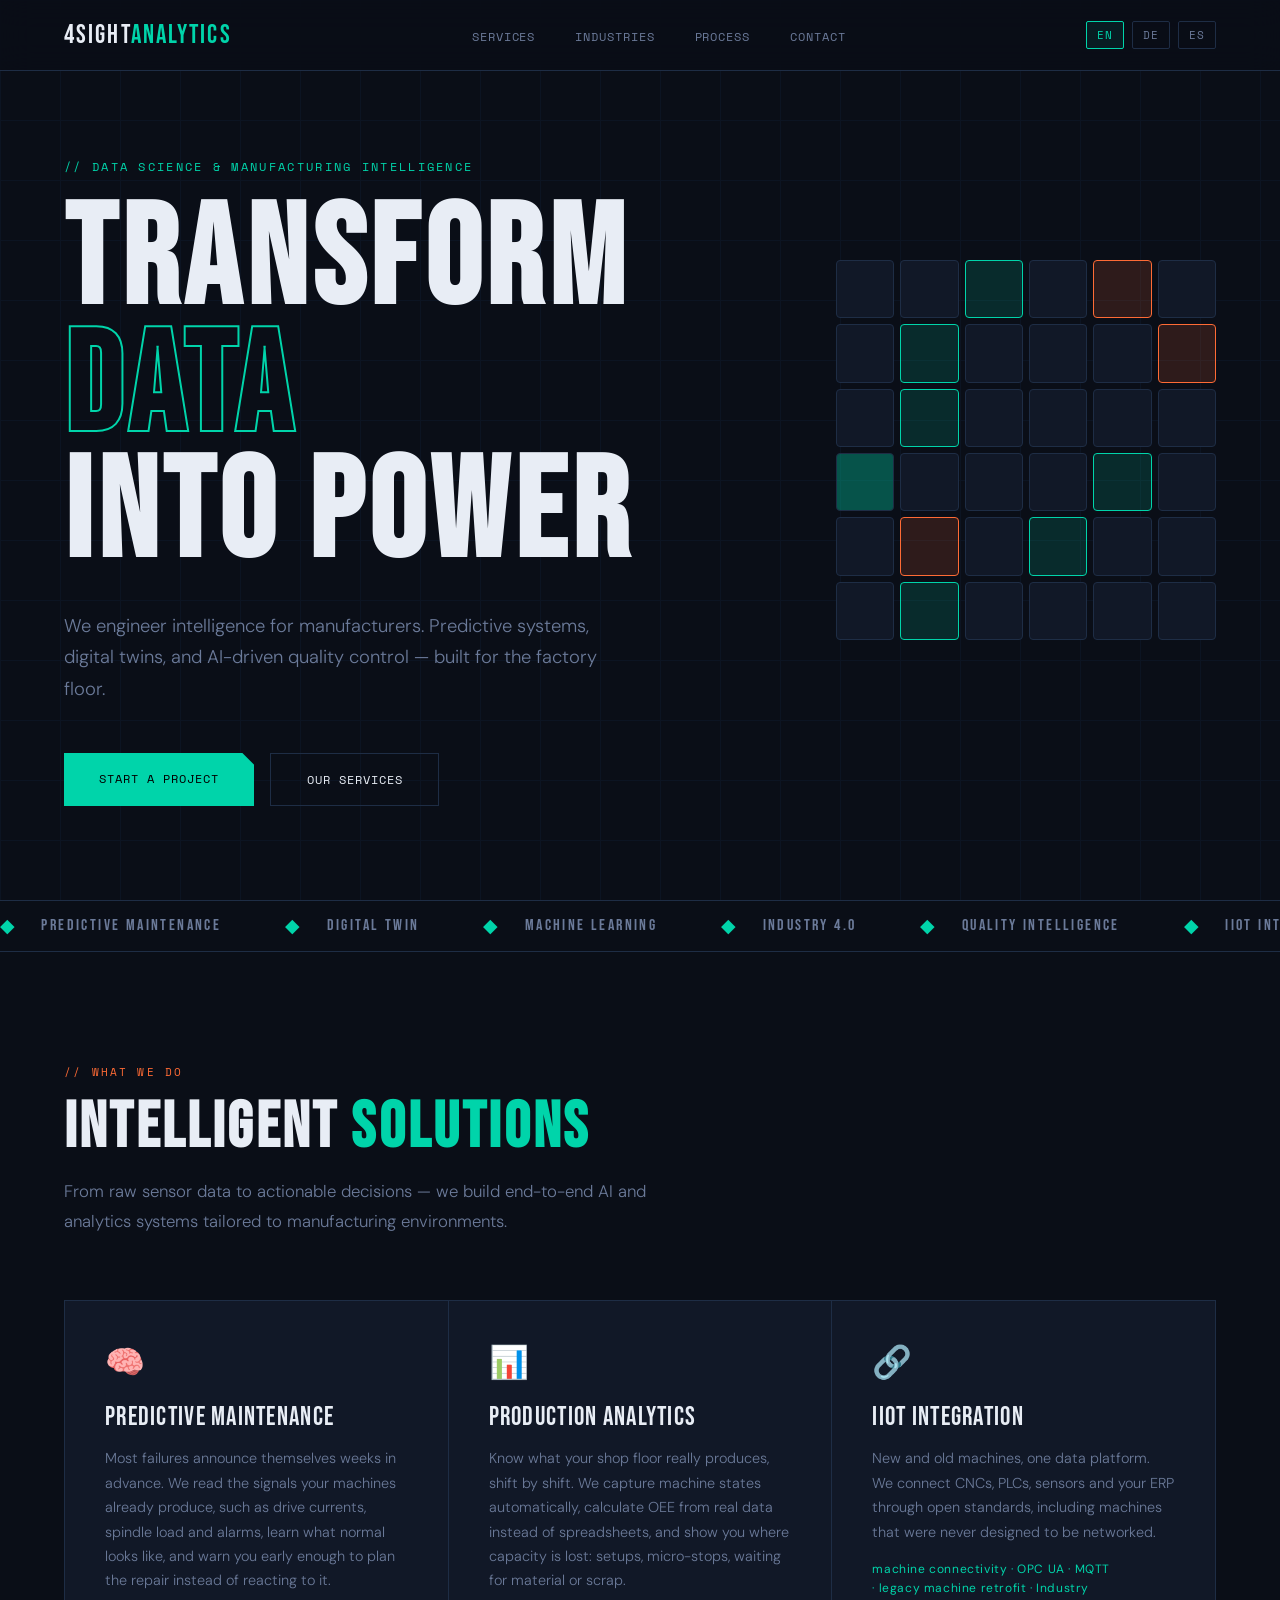
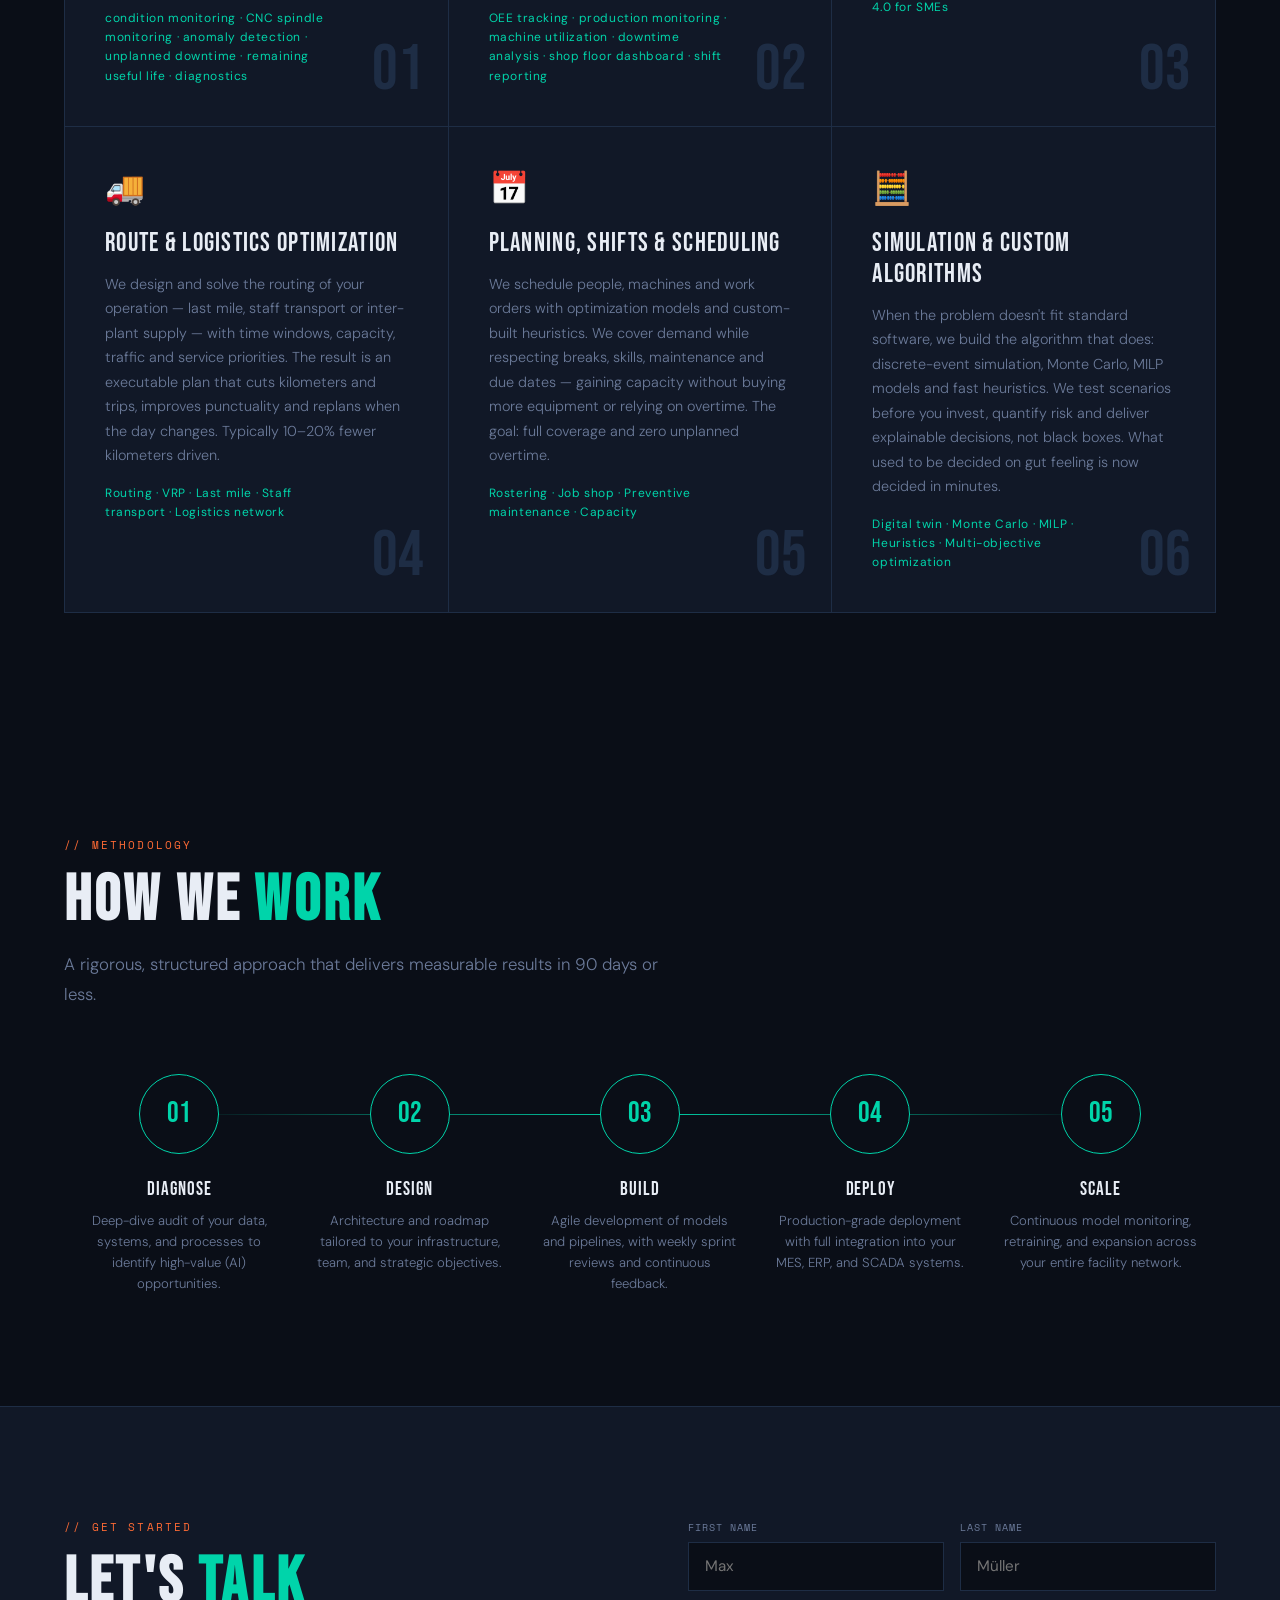
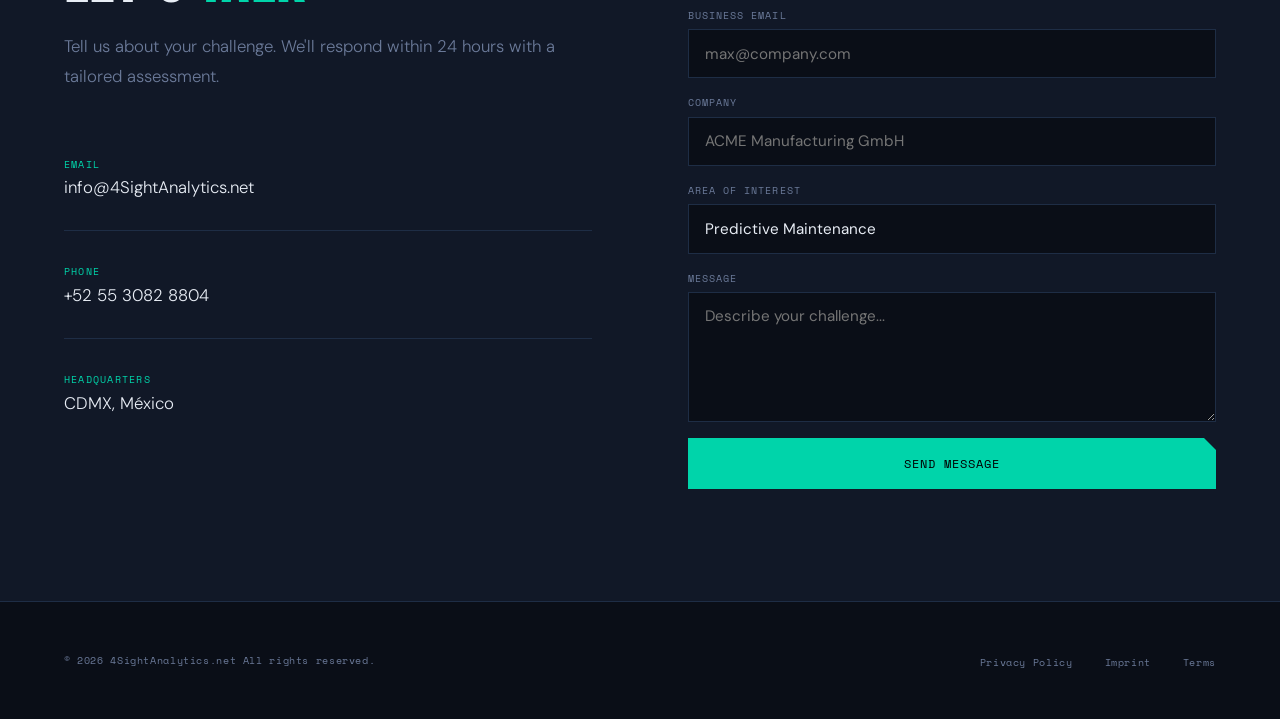
<file: index.html>
<!DOCTYPE html>
<html lang="en">
<head>
<meta charset="UTF-8">
<meta name="viewport" content="width=device-width, initial-scale=1.0">
<title>4SightAnalytics | Data Science & Manufacturing Intelligence</title>
<link rel="preconnect" href="https://fonts.googleapis.com">
<link href="https://fonts.googleapis.com/css2?family=Bebas+Neue&family=DM+Sans:ital,wght@0,300;0,400;0,500;1,300&family=Space+Mono:wght@400;700&display=swap" rel="stylesheet">
<link rel="stylesheet" href="css/styles.css" />
</head>
<body>

<!-- NAV -->
<nav>
  <div class="logo">4SIGHT<span>Analytics</span></div>
  <ul>
    <li><a href="#services" data-i18n="nav.services">Services</a></li>
    <li><a href="#industries" data-i18n="nav.industries">Industries</a></li>
    <li><a href="#process" data-i18n="nav.process">Process</a></li>
    <li><a href="#contact" data-i18n="nav.contact">Contact</a></li>
  </ul>
  <div class="lang-switcher">
    <button class="lang-btn active" onclick="setLang('en')">EN</button>
    <button class="lang-btn" onclick="setLang('de')">DE</button>
    <button class="lang-btn" onclick="setLang('es')">ES</button>
  </div>
</nav>

<!-- HERO -->
<section id="hero">
  <p class="hero-tag" data-i18n="hero.tag">// Data Science & Manufacturing Intelligence</p>
  <h1 data-i18n-html="hero.h1">TRANSFORM<br><em>DATA</em><br>INTO POWER</h1>
  <p class="hero-sub" data-i18n="hero.sub">We engineer intelligence for manufacturers. Predictive systems, digital twins, and AI-driven quality control — built for the factory floor.</p>
  <div class="hero-ctas">
    <a href="#contact" class="btn-primary" data-i18n="hero.cta1">Start a Project</a>
    <a href="#services" class="btn-outline" data-i18n="hero.cta2">Our Services</a>
  </div>

  <!-- Animated hex grid -->
  <div class="hero-visual">
    <div class="hex-grid" id="hexGrid"></div>
  </div>
</section>

<!-- STATS BAR 
<div class="stats-bar">
  <div class="stat-item" style="--d:0.2s">
    <span class="stat-num">98%</span>
    <span class="stat-label" data-i18n="stats.accuracy">Prediction Accuracy</span>
  </div>
  <div class="stat-item" style="--d:0.35s">
    <span class="stat-num">12+</span>
    <span class="stat-label" data-i18n="stats.years">Years Experience</span>
  </div>
  <div class="stat-item" style="--d:0.5s">
    <span class="stat-num">240</span>
    <span class="stat-label" data-i18n="stats.projects">Projects Delivered</span>
  </div>
  <div class="stat-item" style="--d:0.65s">
    <span class="stat-num">4×</span>
    <span class="stat-label" data-i18n="stats.roi">Average ROI</span>
  </div>
</div>
-->
<!-- TICKER -->
<div class="ticker-wrap">
  <div class="ticker" id="ticker"></div>
</div>

<!-- SERVICES -->
<section id="services">
  <div class="section-tag" data-i18n="services.tag">// What We Do</div>
  <h2 data-i18n-html="services.h2">INTELLIGENT <span>SOLUTIONS</span></h2>
  <p class="section-intro reveal" data-i18n="services.intro">From raw sensor data to actionable decisions — we build end-to-end AI and analytics systems tailored to manufacturing environments.</p>

  <div class="services-grid">
    <div class="service-card reveal">
      <span class="service-icon">🧠</span>
      <div class="service-title" data-i18n="services.s1.title">Predictive Maintenance</div>
      <p class="service-desc" data-i18n="services.s1.desc">Most failures announce themselves weeks in advance. We read the signals your machines already produce, such as drive currents, spindle load and alarms, learn what normal looks like, and warn you early enough to plan the repair instead of reacting to it.</p>
      <div class="service-tags" data-i18n="services.s1.tags">condition monitoring · CNC spindle monitoring · anomaly detection · unplanned downtime · remaining useful life · diagnostics</div>
      <span class="service-num">01</span>
    </div>
    <!--
    <div class="service-card reveal">
      <span class="service-icon">⚙️</span>
      <div class="service-title" data-i18n="services.s2.title">Digital Twin</div>
      <p class="service-desc" data-i18n="services.s2.desc">Real-time virtual replicas of your production lines. Simulate, optimize, and test changes in a risk-free environment.</p>
      <span class="service-num">02</span>
    </div>
    <div class="service-card reveal">
      <span class="service-icon">🔍</span>
      <div class="service-title" data-i18n="services.s3.title">Quality Intelligence</div>
      <p class="service-desc" data-i18n="services.s3.desc">Computer vision and statistical process control systems that detect defects at microscopic scale — faster and more reliably than manual inspection.</p>
      <span class="service-num">03</span>
    </div>
    -->
    <div class="service-card reveal">
      <span class="service-icon">📊</span>
      <div class="service-title" data-i18n="services.s4.title">Production Analytics</div>
      <p class="service-desc" data-i18n="services.s4.desc">Know what your shop floor really produces, shift by shift. We capture machine states automatically, calculate OEE from real data instead of spreadsheets, and show you where capacity is lost: setups, micro-stops, waiting for material or scrap.</p>
      <div class="service-tags" data-i18n="services.s4.tags">OEE tracking · production monitoring · machine utilization · downtime analysis · shop floor dashboard · shift reporting</div>
      <span class="service-num">02</span>
    </div>
    <div class="service-card reveal">
      <span class="service-icon">🔗</span>
      <div class="service-title" data-i18n="services.s5.title">IIoT Integration</div>
      <p class="service-desc" data-i18n="services.s5.desc">New and old machines, one data platform. We connect CNCs, PLCs, sensors and your ERP through open standards, including machines that were never designed to be networked.</p>
      <div class="service-tags" data-i18n="services.s5.tags">machine connectivity · OPC UA · MQTT · legacy machine retrofit · Industry 4.0 for SMEs</div>
      <span class="service-num">03</span>
    </div>
    <!--
    <div class="service-card reveal">
      <span class="service-icon">🚀</span>
      <div class="service-title" data-i18n="services.s6.title">AI Strategy</div>
      <p class="service-desc" data-i18n="services.s6.desc">Executive-level roadmaps and maturity assessments to build a sustainable, competitive AI-driven manufacturing capability.</p>
      <span class="service-num">06</span>
    </div>
    -->
    <div class="service-card reveal">
      <span class="service-icon">🚚</span>
      <div class="service-title" data-i18n="services.s7.title">Route &amp; Logistics Optimization</div>
      <p class="service-desc" data-i18n="services.s7.desc">We design and solve the routing of your operation — last mile, staff transport or inter-plant supply — with time windows, capacity, traffic and service priorities. The result is an executable plan that cuts kilometers and trips, improves punctuality and replans when the day changes. Typically 10–20% fewer kilometers driven.</p>
      <div class="service-tags" data-i18n="services.s7.tags">Routing · VRP · Last mile · Staff transport · Logistics network</div>
      <span class="service-num">04</span>
    </div>
    <div class="service-card reveal">
      <span class="service-icon">📅</span>
      <div class="service-title" data-i18n="services.s8.title">Planning, Shifts &amp; Scheduling</div>
      <p class="service-desc" data-i18n="services.s8.desc">We schedule people, machines and work orders with optimization models and custom-built heuristics. We cover demand while respecting breaks, skills, maintenance and due dates — gaining capacity without buying more equipment or relying on overtime. The goal: full coverage and zero unplanned overtime.</p>
      <div class="service-tags" data-i18n="services.s8.tags">Rostering · Job shop · Preventive maintenance · Capacity</div>
      <span class="service-num">05</span>
    </div>
    <div class="service-card reveal">
      <span class="service-icon">🧮</span>
      <div class="service-title" data-i18n="services.s9.title">Simulation &amp; Custom Algorithms</div>
      <p class="service-desc" data-i18n="services.s9.desc">When the problem doesn't fit standard software, we build the algorithm that does: discrete-event simulation, Monte Carlo, MILP models and fast heuristics. We test scenarios before you invest, quantify risk and deliver explainable decisions, not black boxes. What used to be decided on gut feeling is now decided in minutes.</p>
      <div class="service-tags" data-i18n="services.s9.tags">Digital twin · Monte Carlo · MILP · Heuristics · Multi-objective optimization</div>
      <span class="service-num">06</span>
    </div>
  </div>
</section>

<!-- INDUSTRIES 
<section id="industries">
  <div class="industries-layout">
    <div>
      <div class="section-tag" data-i18n="industries.tag">// Sectors</div>
      <h2 data-i18n-html="industries.h2">INDUSTRY <span>FOCUS</span></h2>
      <p class="section-intro reveal" data-i18n="industries.intro">Deep domain expertise across the most data-intensive manufacturing verticals.</p>
      <ul class="industry-list">
        <li class="industry-item reveal">
          <div class="industry-dot"></div>
          <span class="industry-name" data-i18n="ind.auto">Automotive</span>
          <span class="industry-tag">OEM / TIER 1</span>
        </li>
        <li class="industry-item reveal">
          <div class="industry-dot"></div>
          <span class="industry-name" data-i18n="ind.aero">Aerospace</span>
          <span class="industry-tag">AS9100</span>
        </li>
        <li class="industry-item reveal">
          <div class="industry-dot"></div>
          <span class="industry-name" data-i18n="ind.pharma">Pharma & MedTech</span>
          <span class="industry-tag">FDA / GMP</span>
        </li>
        <li class="industry-item reveal">
          <div class="industry-dot"></div>
          <span class="industry-name" data-i18n="ind.energy">Energy & Utilities</span>
          <span class="industry-tag">IEC 61850</span>
        </li>
        <li class="industry-item reveal">
          <div class="industry-dot"></div>
          <span class="industry-name" data-i18n="ind.semicon">Semiconductor</span>
          <span class="industry-tag">SEMI E10</span>
        </li>
        <li class="industry-item reveal">
          <div class="industry-dot"></div>
          <span class="industry-name" data-i18n="ind.fmcg">FMCG</span>
          <span class="industry-tag">CPG</span>
        </li>
      </ul>
    </div>
    <div class="chart-visual reveal">
      <p class="section-tag" style="margin-bottom:1.5rem" data-i18n="chart.title">// Avg. Efficiency Gains</p>
      <div class="chart-bar-group">
        <span class="chart-label" data-i18n="chart.oee">OEE Improvement</span>
        <div class="chart-bar-track"><div class="chart-bar-fill" style="--w:82%;--d:0.2s"><span class="chart-bar-val">+82%</span></div></div>
      </div>
      <div class="chart-bar-group">
        <span class="chart-label" data-i18n="chart.downtime">Downtime Reduction</span>
        <div class="chart-bar-track"><div class="chart-bar-fill" style="--w:70%;--d:0.4s"><span class="chart-bar-val">−70%</span></div></div>
      </div>
      <div class="chart-bar-group">
        <span class="chart-label" data-i18n="chart.defects">Defect Rate Reduction</span>
        <div class="chart-bar-track"><div class="chart-bar-fill orange" style="--w:65%;--d:0.6s"><span class="chart-bar-val">−65%</span></div></div>
      </div>
      <div class="chart-bar-group">
        <span class="chart-label" data-i18n="chart.cost">Maintenance Cost Savings</span>
        <div class="chart-bar-track"><div class="chart-bar-fill" style="--w:55%;--d:0.8s"><span class="chart-bar-val">−55%</span></div></div>
      </div>
      <div class="chart-bar-group">
        <span class="chart-label" data-i18n="chart.throughput">Throughput Increase</span>
        <div class="chart-bar-track"><div class="chart-bar-fill orange" style="--w:45%;--d:1s"><span class="chart-bar-val">+45%</span></div></div>
      </div>
    </div>
  </div>
</section>
-->
<!-- PROCESS -->
<section id="process">
  <div class="section-tag" data-i18n="process.tag">// Methodology</div>
  <h2 data-i18n-html="process.h2">HOW WE <span>WORK</span></h2>
  <p class="section-intro reveal" data-i18n="process.intro">A rigorous, structured approach that delivers measurable results in 90 days or less.</p>

  <div class="process-steps">
    <div class="process-step reveal">
      <div class="step-circle">01</div>
      <div class="step-title" data-i18n="proc.s1">Diagnose</div>
      <p class="step-desc" data-i18n="proc.d1">Deep-dive audit of your data, systems, and processes to identify high-value (AI) opportunities.</p>
    </div>
    <div class="process-step reveal">
      <div class="step-circle">02</div>
      <div class="step-title" data-i18n="proc.s2">Design</div>
      <p class="step-desc" data-i18n="proc.d2">Architecture and roadmap tailored to your infrastructure, team, and strategic objectives.</p>
    </div>
    <div class="process-step reveal">
      <div class="step-circle">03</div>
      <div class="step-title" data-i18n="proc.s3">Build</div>
      <p class="step-desc" data-i18n="proc.d3">Agile development of models and pipelines, with weekly sprint reviews and continuous feedback.</p>
    </div>
    <div class="process-step reveal">
      <div class="step-circle">04</div>
      <div class="step-title" data-i18n="proc.s4">Deploy</div>
      <p class="step-desc" data-i18n="proc.d4">Production-grade deployment with full integration into your MES, ERP, and SCADA systems.</p>
    </div>
    <div class="process-step reveal">
      <div class="step-circle">05</div>
      <div class="step-title" data-i18n="proc.s5">Scale</div>
      <p class="step-desc" data-i18n="proc.d5">Continuous model monitoring, retraining, and expansion across your entire facility network.</p>
    </div>
  </div>
</section>

<!-- CONTACT -->
<section id="contact">
  <div class="contact-layout">
    <div>
      <div class="section-tag" data-i18n="contact.tag">// Get Started</div>
      <h2 data-i18n-html="contact.h2">LET'S <span>TALK</span></h2>
      <p class="section-intro" data-i18n="contact.intro">Tell us about your challenge. We'll respond within 24 hours with a tailored assessment.</p>
      <div class="contact-info">
        <div class="contact-info-item">
          <span class="info-label" data-i18n="contact.email_label">Email</span>
          <span class="info-val">info@4SightAnalytics.net</span>
        </div>
        <div class="contact-info-item">
          <span class="info-label" data-i18n="contact.phone_label">Phone</span>
          <span class="info-val">+52 55 3082 8804</span>
        </div>
        <div class="contact-info-item">
          <span class="info-label" data-i18n="contact.hq_label">Headquarters</span>
          <span class="info-val">CDMX, México</span>
        </div>
      </div>
    </div>
    <form class="contact-form" action="https://formspree.io/f/xljjnqyw" method="POST" onsubmit="handleSubmit(event)">
      <input type="hidden" name="_subject" value="New contact request – 4Sight Analytics">
      <div class="form-row">
        <div class="form-group">
          <label data-i18n="form.fname">First Name</label>
          <input type="text" name="first_name" placeholder="Max" required>
        </div>
        <div class="form-group">
          <label data-i18n="form.lname">Last Name</label>
          <input type="text" name="last_name" placeholder="Müller" required>
        </div>
      </div>
      <div class="form-group">
        <label data-i18n="form.email">Business Email</label>
        <input type="email" name="email" placeholder="max@company.com" required>
      </div>
      <div class="form-group">
        <label data-i18n="form.company">Company</label>
        <input type="text" name="company" placeholder="ACME Manufacturing GmbH">
      </div>
      <div class="form-group">
        <label data-i18n="form.interest">Area of Interest</label>
        <select name="interest">
          <option data-i18n="form.opt1">Predictive Maintenance</option>
          <option data-i18n="form.opt2">Quality Intelligence</option>
          <option data-i18n="form.opt3">Digital Twin</option>
          <option data-i18n="form.opt4">IIoT Integration</option>
          <option data-i18n="form.opt5">AI Strategy</option>
          <option data-i18n="form.opt6">Other</option>
        </select>
      </div>
      <div class="form-group">
        <label data-i18n="form.message">Message</label>
        <textarea name="message" placeholder="Describe your challenge..." data-i18n-placeholder="form.placeholder"></textarea>
      </div>
      <button type="submit" class="btn-primary" data-i18n="form.submit">Send Message</button>
    </form>
  </div>
</section>

<!-- FOOTER -->
<footer>
  <span class="footer-copy">© 2026 4SightAnalytics.net <span data-i18n="footer.rights">All rights reserved.</span></span>
  <ul class="footer-links">
    <li><a href="#" data-i18n="footer.privacy">Privacy Policy</a></li>
    <li><a href="#" data-i18n="footer.imprint">Imprint</a></li>
    <li><a href="#" data-i18n="footer.terms">Terms</a></li>
  </ul>
</footer>

<script>
// ---- I18N DATA ----
const translations = {
  en: {
    "nav.services": "Services",
    "nav.industries": "Industries",
    "nav.process": "Process",
    "nav.contact": "Contact",
    "hero.tag": "// Data Science & Manufacturing Intelligence",
    "hero.h1": "TRANSFORM<br><em>DATA</em><br>INTO POWER",
    "hero.sub": "We engineer intelligence for manufacturers. Predictive systems, digital twins, and AI-driven quality control — built for the factory floor.",
    "hero.cta1": "Start a Project",
    "hero.cta2": "Our Services",
    "stats.accuracy": "Prediction Accuracy",
    "stats.years": "Years Experience",
    "stats.projects": "Projects Delivered",
    "stats.roi": "Average ROI",
    "services.tag": "// What We Do",
    "services.h2": "INTELLIGENT <span>SOLUTIONS</span>",
    "services.intro": "From raw sensor data to actionable decisions — we build end-to-end AI and analytics systems tailored to manufacturing environments.",
    "services.s1.title": "Predictive Maintenance",
    "services.s1.desc": "Most failures announce themselves weeks in advance. We read the signals your machines already produce, such as drive currents, spindle load and alarms, learn what normal looks like, and warn you early enough to plan the repair instead of reacting to it.",
    "services.s1.tags": "condition monitoring · CNC spindle monitoring · anomaly detection · unplanned downtime · remaining useful life · diagnostics",
    "services.s2.title": "Digital Twin",
    "services.s2.desc": "Real-time virtual replicas of your production lines. Simulate, optimize, and test changes in a risk-free environment.",
    "services.s3.title": "Quality Intelligence",
    "services.s3.desc": "Computer vision and statistical process control systems that detect defects at microscopic scale — faster and more reliably than manual inspection.",
    "services.s4.title": "Production Analytics",
    "services.s4.desc": "Know what your shop floor really produces, shift by shift. We capture machine states automatically, calculate OEE from real data instead of spreadsheets, and show you where capacity is lost: setups, micro-stops, waiting for material or scrap.",
    "services.s4.tags": "OEE tracking · production monitoring · machine utilization · downtime analysis · shop floor dashboard · shift reporting",
    "services.s5.title": "IIoT Integration",
    "services.s5.desc": "New and old machines, one data platform. We connect CNCs, PLCs, sensors and your ERP through open standards, including machines that were never designed to be networked.",
    "services.s5.tags": "machine connectivity · OPC UA · MQTT · legacy machine retrofit · Industry 4.0 for SMEs",
    "services.s6.title": "AI Strategy",
    "services.s6.desc": "Executive-level roadmaps and maturity assessments to build a sustainable, competitive AI-driven manufacturing capability.",
    "services.s7.title": "Route & Logistics Optimization",
    "services.s7.desc": "We design and solve the routing of your operation — last mile, staff transport or inter-plant supply — with time windows, capacity, traffic and service priorities. The result is an executable plan that cuts kilometers and trips, improves punctuality and replans when the day changes. Typically 10–20% fewer kilometers driven.",
    "services.s7.tags": "Routing · VRP · Last mile · Staff transport · Logistics network",
    "services.s8.title": "Planning, Shifts & Scheduling",
    "services.s8.desc": "We schedule people, machines and work orders with optimization models and custom-built heuristics. We cover demand while respecting breaks, skills, maintenance and due dates — gaining capacity without buying more equipment or relying on overtime. The goal: full coverage and zero unplanned overtime.",
    "services.s8.tags": "Rostering · Job shop · Preventive maintenance · Capacity",
    "services.s9.title": "Simulation & Custom Algorithms",
    "services.s9.desc": "When the problem doesn't fit standard software, we build the algorithm that does: discrete-event simulation, Monte Carlo, MILP models and fast heuristics. We test scenarios before you invest, quantify risk and deliver explainable decisions, not black boxes. What used to be decided on gut feeling is now decided in minutes.",
    "services.s9.tags": "Digital twin · Monte Carlo · MILP · Heuristics · Multi-objective optimization",
    "industries.tag": "// Sectors",
    "industries.h2": "INDUSTRY <span>FOCUS</span>",
    "industries.intro": "Deep domain expertise across the most data-intensive manufacturing verticals.",
    "ind.auto": "Automotive",
    "ind.aero": "Aerospace",
    "ind.pharma": "Pharma & MedTech",
    "ind.energy": "Energy & Utilities",
    "ind.semicon": "Semiconductor",
    "ind.fmcg": "FMCG",
    "chart.title": "// Avg. Efficiency Gains",
    "chart.oee": "OEE Improvement",
    "chart.downtime": "Downtime Reduction",
    "chart.defects": "Defect Rate Reduction",
    "chart.cost": "Maintenance Cost Savings",
    "chart.throughput": "Throughput Increase",
    "process.tag": "// Methodology",
    "process.h2": "HOW WE <span>WORK</span>",
    "process.intro": "A rigorous, structured approach that delivers measurable results in 90 days or less.",
    "proc.s1": "Diagnose", "proc.d1": "Deep-dive audit of your data, systems, and processes to identify high-value AI opportunities.",
    "proc.s2": "Design", "proc.d2": "Architecture and roadmap tailored to your infrastructure, team, and strategic objectives.",
    "proc.s3": "Build", "proc.d3": "Agile development of models and pipelines, with weekly sprint reviews and continuous feedback.",
    "proc.s4": "Deploy", "proc.d4": "Production-grade deployment with full integration into your MES, ERP, and SCADA systems.",
    "proc.s5": "Scale", "proc.d5": "Continuous model monitoring, retraining, and expansion across your entire facility network.",
    "contact.tag": "// Get Started",
    "contact.h2": "LET'S <span>TALK</span>",
    "contact.intro": "Tell us about your challenge. We'll respond within 24 hours with a tailored assessment.",
    "contact.email_label": "Email",
    "contact.phone_label": "Phone",
    "contact.hq_label": "Headquarters",
    "form.fname": "First Name", "form.lname": "Last Name",
    "form.email": "Business Email", "form.company": "Company",
    "form.interest": "Area of Interest",
    "form.opt1": "Predictive Maintenance", "form.opt2": "Quality Intelligence",
    "form.opt3": "Digital Twin", "form.opt4": "IIoT Integration",
    "form.opt5": "AI Strategy", "form.opt6": "Other",
    "form.message": "Message", "form.placeholder": "Describe your challenge...",
    "form.submit": "Send Message",
    "footer.rights": "All rights reserved.",
    "footer.privacy": "Privacy Policy", "footer.imprint": "Imprint", "footer.terms": "Terms"
  },
  de: {
    "nav.services": "Leistungen",
    "nav.industries": "Branchen",
    "nav.process": "Vorgehen",
    "nav.contact": "Kontakt",
    "hero.tag": "// Data Science & Fertigungstechnik",
    "hero.h1": "DATEN IN<br><em>STÄRKE</em><br>VERWANDELN",
    "hero.sub": "Wir entwickeln KI-Lösungen für Fertigungsunternehmen. Prädiktive Systeme, digitale Zwillinge und KI-gestützte Qualitätskontrolle — direkt aus der Praxis.",
    "hero.cta1": "Projekt starten",
    "hero.cta2": "Unsere Leistungen",
    "stats.accuracy": "Vorhersagegenauigkeit",
    "stats.years": "Jahre Erfahrung",
    "stats.projects": "Abgeschlossene Projekte",
    "stats.roi": "Durchschnittlicher ROI",
    "services.tag": "// Was wir tun",
    "services.h2": "INTELLIGENTE <span>LÖSUNGEN</span>",
    "services.intro": "Von Rohdaten bis zur Entscheidung — wir bauen durchgängige KI- und Analysesysteme für die Fertigungsindustrie.",
    "services.s1.title": "Vorausschauende Wartung",
    "services.s1.desc": "Die meisten Ausfälle kündigen sich Wochen im Voraus an. Wir lesen die Signale, die Ihre Maschinen ohnehin liefern, etwa Antriebsströme, Spindellast und Alarme, lernen, wie der Normalzustand aussieht, und warnen Sie früh genug, um die Reparatur zu planen, statt nur zu reagieren.",
    "services.s1.tags": "Zustandsüberwachung · CNC-Spindelüberwachung · Anomalieerkennung · ungeplante Stillstände · Restlebensdauer · Diagnose",
    "services.s2.title": "Digitaler Zwilling",
    "services.s2.desc": "Virtuelle Echtzeit-Abbilder Ihrer Produktionslinien. Simulieren, optimieren und testen Sie Veränderungen risikofrei.",
    "services.s3.title": "Qualitätsintelligenz",
    "services.s3.desc": "Computer-Vision- und SPC-Systeme, die Defekte auf mikroskopischer Ebene erkennen — schneller und zuverlässiger als manuelle Inspektion.",
    "services.s4.title": "Produktionsanalytik",
    "services.s4.desc": "Wissen, was Ihre Fertigung wirklich produziert, Schicht für Schicht. Wir erfassen Maschinenzustände automatisch, berechnen die OEE aus echten Daten statt aus Tabellen und zeigen Ihnen, wo Kapazität verloren geht: Rüstzeiten, Kurzstillstände, Warten auf Material oder Ausschuss.",
    "services.s4.tags": "OEE-Erfassung · Produktionsüberwachung · Maschinenauslastung · Stillstandsanalyse · Shopfloor-Dashboard · Schichtberichte",
    "services.s5.title": "IIoT-Integration",
    "services.s5.desc": "Neue und alte Maschinen, eine Datenplattform. Wir verbinden CNC-Maschinen, SPS, Sensoren und Ihr ERP über offene Standards, auch Maschinen, die nie für eine Vernetzung ausgelegt waren.",
    "services.s5.tags": "Maschinenanbindung · OPC UA · MQTT · Retrofit von Bestandsmaschinen · Industrie 4.0 für KMU",
    "services.s6.title": "KI-Strategie",
    "services.s6.desc": "Roadmaps und Reifegradbewertungen auf Führungsebene für eine nachhaltige, wettbewerbsfähige KI-Kompetenz.",
    "services.s7.title": "Routen- & Logistikoptimierung",
    "services.s7.desc": "Wir entwerfen und lösen die Tourenplanung Ihres Betriebs — letzte Meile, Personaltransport oder Versorgung zwischen Werken — unter Berücksichtigung von Zeitfenstern, Kapazitäten, Verkehr und Serviceprioritäten. Das Ergebnis ist ein umsetzbarer Plan, der Kilometer und Fahrten reduziert, die Pünktlichkeit verbessert und neu plant, wenn sich der Tag ändert. Typischerweise 10–20 % weniger gefahrene Kilometer.",
    "services.s7.tags": "Tourenplanung · VRP · Letzte Meile · Personaltransport · Logistiknetzwerk",
    "services.s8.title": "Planung, Schichten & Scheduling",
    "services.s8.desc": "Wir planen Personal, Maschinen und Arbeitsaufträge mit Optimierungsmodellen und maßgeschneiderten Heuristiken. Wir decken den Bedarf unter Einhaltung von Pausen, Qualifikationen, Wartung und Lieferterminen — und gewinnen Kapazität, ohne zusätzliche Anlagen zu kaufen oder auf Überstunden angewiesen zu sein. Das Ziel: vollständige Abdeckung und null ungeplante Überstunden.",
    "services.s8.tags": "Dienstplanung · Job Shop · Vorbeugende Wartung · Kapazität",
    "services.s9.title": "Simulation & Maßgeschneiderte Algorithmen",
    "services.s9.desc": "Wenn das Problem in keine Standardsoftware passt, entwickeln wir den passenden Algorithmus: ereignisdiskrete Simulation, Monte Carlo, MILP-Modelle und schnelle Heuristiken. Wir testen Szenarien vor der Investition, quantifizieren Risiken und liefern nachvollziehbare Entscheidungen statt Blackboxen. Was früher nach Bauchgefühl entschieden wurde, wird jetzt in Minuten entschieden.",
    "services.s9.tags": "Digitaler Zwilling · Monte Carlo · MILP · Heuristiken · Multikriterielle Optimierung",
    "industries.tag": "// Sektoren",
    "industries.h2": "BRANCHEN <span>FOKUS</span>",
    "industries.intro": "Tiefes Domänenwissen in den datenintensivsten Fertigungsbranchen.",
    "ind.auto": "Automobilindustrie",
    "ind.aero": "Luft- und Raumfahrt",
    "ind.pharma": "Pharma & Medizintechnik",
    "ind.energy": "Energie & Versorgung",
    "ind.semicon": "Halbleiter",
    "ind.fmcg": "FMCG",
    "chart.title": "// Ø Effizienzgewinne",
    "chart.oee": "OEE-Verbesserung",
    "chart.downtime": "Stillstandsreduktion",
    "chart.defects": "Fehlerrate Reduktion",
    "chart.cost": "Wartungskosten Einsparung",
    "chart.throughput": "Durchsatzsteigerung",
    "process.tag": "// Methodik",
    "process.h2": "WIE WIR <span>ARBEITEN</span>",
    "process.intro": "Ein rigoroser, strukturierter Ansatz, der messbare Ergebnisse in 90 Tagen oder weniger liefert.",
    "proc.s1": "Diagnose", "proc.d1": "Tiefe Analyse Ihrer Daten, Systeme und Prozesse zur Identifikation der wertvollsten KI-Potenziale.",
    "proc.s2": "Konzept", "proc.d2": "Architektur und Roadmap, maßgeschneidert auf Ihre Infrastruktur, Ihr Team und Ihre strategischen Ziele.",
    "proc.s3": "Entwicklung", "proc.d3": "Agile Entwicklung von Modellen und Pipelines mit wöchentlichen Sprint-Reviews und kontinuierlichem Feedback.",
    "proc.s4": "Einführung", "proc.d4": "Produktionsreife Bereitstellung mit vollständiger Integration in Ihre MES-, ERP- und SCADA-Systeme.",
    "proc.s5": "Skalierung", "proc.d5": "Kontinuierliches Modell-Monitoring, Nachtraining und Ausweitung über Ihr gesamtes Werknetz.",
    "contact.tag": "// Jetzt starten",
    "contact.h2": "SPRECHEN WIR <span>MITEINANDER</span>",
    "contact.intro": "Schildern Sie uns Ihre Herausforderung. Wir melden uns innerhalb von 24 Stunden mit einer maßgeschneiderten Einschätzung.",
    "contact.email_label": "E-Mail",
    "contact.phone_label": "Telefon",
    "contact.hq_label": "Standorte",
    "form.fname": "Vorname", "form.lname": "Nachname",
    "form.email": "Geschäftliche E-Mail", "form.company": "Unternehmen",
    "form.interest": "Interessensgebiet",
    "form.opt1": "Vorausschauende Wartung", "form.opt2": "Qualitätsintelligenz",
    "form.opt3": "Digitaler Zwilling", "form.opt4": "IIoT-Integration",
    "form.opt5": "KI-Strategie", "form.opt6": "Sonstiges",
    "form.message": "Nachricht", "form.placeholder": "Beschreiben Sie Ihre Herausforderung...",
    "form.submit": "Nachricht senden",
    "footer.rights": "Alle Rechte vorbehalten.",
    "footer.privacy": "Datenschutz", "footer.imprint": "Impressum", "footer.terms": "AGB"
  },
  es: {
    "nav.services": "Servicios",
    "nav.industries": "Sectores",
    "nav.process": "Metodología",
    "nav.contact": "Contacto",
    "hero.tag": "// Ciencia de Datos & Tecnología de Fabricación",
    "hero.h1": "CONVIERTE <em>DATOS</em><br>EN PODER",
    "hero.sub": "Desarrollamos inteligencia para fabricantes. Sistemas predictivos, gemelos digitales y control de calidad con IA — diseñados para la planta industrial.",
    "hero.cta1": "Iniciar Proyecto",
    "hero.cta2": "Nuestros Servicios",
    "stats.accuracy": "Precisión Predictiva",
    "stats.years": "Años de Experiencia",
    "stats.projects": "Proyectos Entregados",
    "stats.roi": "ROI Promedio",
    "services.tag": "// Lo que hacemos",
    "services.h2": "SOLUCIONES <span>INTELIGENTES</span>",
    "services.intro": "De datos brutos a decisiones accionables — construimos sistemas de IA y analítica de extremo a extremo para entornos de fabricación.",
    "services.s1.title": "Mantenimiento Predictivo",
    "services.s1.desc": "La mayoría de las fallas se anuncian con semanas de anticipación. Leemos las señales que sus máquinas ya producen, como corrientes de accionamiento, carga del husillo y alarmas, aprendemos cómo luce la operación normal y le avisamos con suficiente antelación para planear la reparación en lugar de reaccionar ante ella.",
    "services.s1.tags": "monitoreo de condición · monitoreo de husillos CNC · detección de anomalías · paros no planificados · vida útil remanente · diagnóstico",
    "services.s2.title": "Gemelo Digital",
    "services.s2.desc": "Réplicas virtuales en tiempo real de sus líneas de producción. Simule, optimice y pruebe cambios en un entorno sin riesgos.",
    "services.s3.title": "Inteligencia de Calidad",
    "services.s3.desc": "Sistemas de visión artificial y control estadístico de procesos que detectan defectos a escala microscópica — más rápido y fiable que la inspección manual.",
    "services.s4.title": "Analítica de Producción",
    "services.s4.desc": "Sepa lo que su planta realmente produce, turno por turno. Capturamos automáticamente los estados de las máquinas, calculamos el OEE con datos reales en lugar de hojas de cálculo y le mostramos dónde se pierde capacidad: cambios de formato, microparos, espera de material o scrap.",
    "services.s4.tags": "seguimiento de OEE · monitoreo de producción · utilización de máquinas · análisis de paros · dashboard de piso · reportes por turno",
    "services.s5.title": "Integración IIoT",
    "services.s5.desc": "Máquinas nuevas y antiguas, una sola plataforma de datos. Conectamos CNCs, PLCs, sensores y su ERP mediante estándares abiertos, incluso máquinas que nunca fueron diseñadas para estar en red.",
    "services.s5.tags": "conectividad de máquinas · OPC UA · MQTT · retrofit de máquinas existentes · Industria 4.0 para PyMEs",
    "services.s6.title": "Estrategia de IA",
    "services.s6.desc": "Hojas de ruta y evaluaciones de madurez a nivel ejecutivo para construir una capacidad de fabricación impulsada por IA sostenible y competitiva.",
    "services.s7.title": "Optimización de Rutas y Logística",
    "services.s7.desc": "Diseñamos y resolvemos el ruteo de tu operación —última milla, transporte de personal o abastecimiento entre plantas— con ventanas de tiempo, capacidad, tráfico y prioridades de servicio. El resultado es un plan ejecutable que reduce kilómetros y viajes, mejora la puntualidad y se replanifica cuando cambia el día. Típicamente, entre 10 y 20% menos kilómetros recorridos.",
    "services.s7.tags": "Ruteo · VRP · Última milla · Transporte de personal · Red logística",
    "services.s8.title": "Planeación, Turnos y Scheduling",
    "services.s8.desc": "Programamos personas, máquinas y órdenes de trabajo con modelos de optimización y heurísticas hechas a la medida. Cubrimos la demanda respetando descansos, competencias, mantenimiento y fechas de entrega, para ganar capacidad sin comprar más equipo ni depender de horas extra. El objetivo: cobertura completa y cero horas extra no planificadas.",
    "services.s8.tags": "Rostering · Job shop · Mantenimiento preventivo · Capacidad",
    "services.s9.title": "Simulación y Algoritmos a la Medida",
    "services.s9.desc": "Cuando el problema no cabe en un software estándar, construimos el algoritmo que sí: simulación de eventos discretos, Monte Carlo, modelos MILP y heurísticas rápidas. Probamos escenarios antes de invertir, cuantificamos el riesgo y entregamos decisiones explicables, no cajas negras. Lo que antes se decidía con corazonadas, ahora se decide en minutos.",
    "services.s9.tags": "Gemelo digital · Monte Carlo · MILP · Heurísticas · Optimización multiobjetivo",
    "industries.tag": "// Sectores",
    "industries.h2": "FOCO EN <span>INDUSTRIA</span>",
    "industries.intro": "Profundo conocimiento de dominio en los sectores de fabricación más intensivos en datos.",
    "ind.auto": "Automoción",
    "ind.aero": "Aeroespacial",
    "ind.pharma": "Farma & MedTech",
    "ind.energy": "Energía & Utilities",
    "ind.semicon": "Semiconductores",
    "ind.fmcg": "Bienes de Consumo",
    "chart.title": "// Ganancias Promedio de Eficiencia",
    "chart.oee": "Mejora OEE",
    "chart.downtime": "Reducción de Paradas",
    "chart.defects": "Reducción Tasa de Defectos",
    "chart.cost": "Ahorro en Mantenimiento",
    "chart.throughput": "Aumento de Throughput",
    "process.tag": "// Metodología",
    "process.h2": "CÓMO <span>TRABAJAMOS</span>",
    "process.intro": "Un enfoque riguroso y estructurado que entrega resultados medibles en 90 días o menos.",
    "proc.s1": "Diagnóstico", "proc.d1": "Auditoría profunda de sus datos, sistemas y procesos para identificar oportunidades de alto valor con IA.",
    "proc.s2": "Diseño", "proc.d2": "Arquitectura y hoja de ruta adaptadas a su infraestructura, equipo y objetivos estratégicos.",
    "proc.s3": "Desarrollo", "proc.d3": "Desarrollo ágil de modelos y pipelines con revisiones semanales de sprint y feedback continuo.",
    "proc.s4": "Despliegue", "proc.d4": "Implementación en producción con integración completa en sus sistemas MES, ERP y SCADA.",
    "proc.s5": "Escala", "proc.d5": "Monitoreo continuo del modelo, reentrenamiento y expansión a través de toda su red de instalaciones.",
    "contact.tag": "// Empecemos",
    "contact.h2": "HABLEMOS <span>HOY</span>",
    "contact.intro": "Cuéntenos su desafío. Responderemos en 24 horas con una evaluación personalizada.",
    "contact.email_label": "Email",
    "contact.phone_label": "Teléfono",
    "contact.hq_label": "Sede",
    "form.fname": "Nombre", "form.lname": "Apellido",
    "form.email": "Email Corporativo", "form.company": "Empresa",
    "form.interest": "Área de Interés",
    "form.opt1": "Mantenimiento Predictivo", "form.opt2": "Inteligencia de Calidad",
    "form.opt3": "Gemelo Digital", "form.opt4": "Integración IIoT",
    "form.opt5": "Estrategia de IA", "form.opt6": "Otro",
    "form.message": "Mensaje", "form.placeholder": "Describa su desafío...",
    "form.submit": "Enviar Mensaje",
    "footer.rights": "Todos los derechos reservados.",
    "footer.privacy": "Política de Privacidad", "footer.imprint": "Aviso Legal", "footer.terms": "Condiciones"
  }
};

// Ticker content per language
const tickerContent = {
  en: ["Predictive Maintenance", "Digital Twin", "Machine Learning", "Industry 4.0", "Quality Intelligence", "IIoT Integration", "Data Science", "Computer Vision", "OEE Optimization", "AI Strategy"],
  de: ["Vorausschauende Wartung", "Digitaler Zwilling", "Machine Learning", "Industrie 4.0", "Qualitätsintelligenz", "IIoT-Integration", "Data Science", "Computer Vision", "OEE-Optimierung", "KI-Strategie"],
  es: ["Mantenimiento Predictivo", "Gemelo Digital", "Machine Learning", "Industria 4.0", "Inteligencia de Calidad", "Integración IIoT", "Ciencia de Datos", "Visión Artificial", "Optimización OEE", "Estrategia IA"]
};

let currentLang = 'en';

function setLang(lang) {
  currentLang = lang;
  document.querySelectorAll('.lang-btn').forEach(b => b.classList.remove('active'));
  document.querySelectorAll('.lang-btn').forEach(b => {
    if (b.textContent.toLowerCase() === lang) b.classList.add('active');
  });

  const t = translations[lang];

  // Text elements
  document.querySelectorAll('[data-i18n]').forEach(el => {
    const key = el.getAttribute('data-i18n');
    if (t[key]) el.textContent = t[key];
  });

  // HTML elements
  document.querySelectorAll('[data-i18n-html]').forEach(el => {
    const key = el.getAttribute('data-i18n-html');
    if (t[key]) el.innerHTML = t[key];
  });

  // Placeholder
  document.querySelectorAll('[data-i18n-placeholder]').forEach(el => {
    const key = el.getAttribute('data-i18n-placeholder');
    if (t[key]) el.placeholder = t[key];
  });

  buildTicker(lang);
}

function buildTicker(lang) {
  const words = tickerContent[lang] || tickerContent.en;
  const doubled = [...words, ...words];
  const ticker = document.getElementById('ticker');
  ticker.innerHTML = doubled.map(w => `<div class="ticker-item"><span>◆</span>${w}</div>`).join('');
}

// ---- HEX GRID ----
function buildHexGrid() {
  const grid = document.getElementById('hexGrid');
  const total = 36;
  const accentIndices = [2,7,13,18,22,27,31];
  const accent2Indices = [4,11,25];
  const brightIndices = [18];

  for (let i = 0; i < total; i++) {
    const cell = document.createElement('div');
    cell.className = 'hex-cell';
    if (brightIndices.includes(i)) cell.classList.add('bright');
    else if (accentIndices.includes(i)) cell.classList.add('accent');
    else if (accent2Indices.includes(i)) cell.classList.add('accent2');

    const dur = (2.5 + Math.random() * 3).toFixed(1);
    const del = (Math.random() * 2).toFixed(2);
    cell.style.setProperty('--duration', dur + 's');
    cell.style.setProperty('--delay', del + 's');
    grid.appendChild(cell);
  }
}

// ---- SCROLL REVEAL ----
function initScrollReveal() {
  const observer = new IntersectionObserver(entries => {
    entries.forEach(entry => {
      if (entry.isIntersecting) {
        entry.target.classList.add('visible');
      }
    });
  }, { threshold: 0.12 });

  document.querySelectorAll('.reveal').forEach(el => observer.observe(el));
}

// ---- FORM SUBMIT ----
function handleSubmit(e) {
  e.preventDefault();
  const form = e.target;
  const btn = form.querySelector('button[type="submit"]');
  btn.disabled = true;
  fetch(form.action, {
    method: 'POST',
    body: new FormData(form),
    headers: { Accept: 'application/json' }
  })
    .then(res => res.ok)
    .catch(() => false)
    .then(ok => {
      btn.textContent = ok ? '✓ Sent!' : '✗ Error';
      btn.style.background = ok ? '#00d4aa' : '#e5484d';
      setTimeout(() => {
        btn.textContent = translations[currentLang]['form.submit'];
        btn.style.background = '';
        btn.disabled = false;
        if (ok) form.reset();
      }, 3000);
    });
}

// ---- INIT ----
buildHexGrid();
buildTicker('en');
initScrollReveal();
</script>
</body>
</html>
</file>
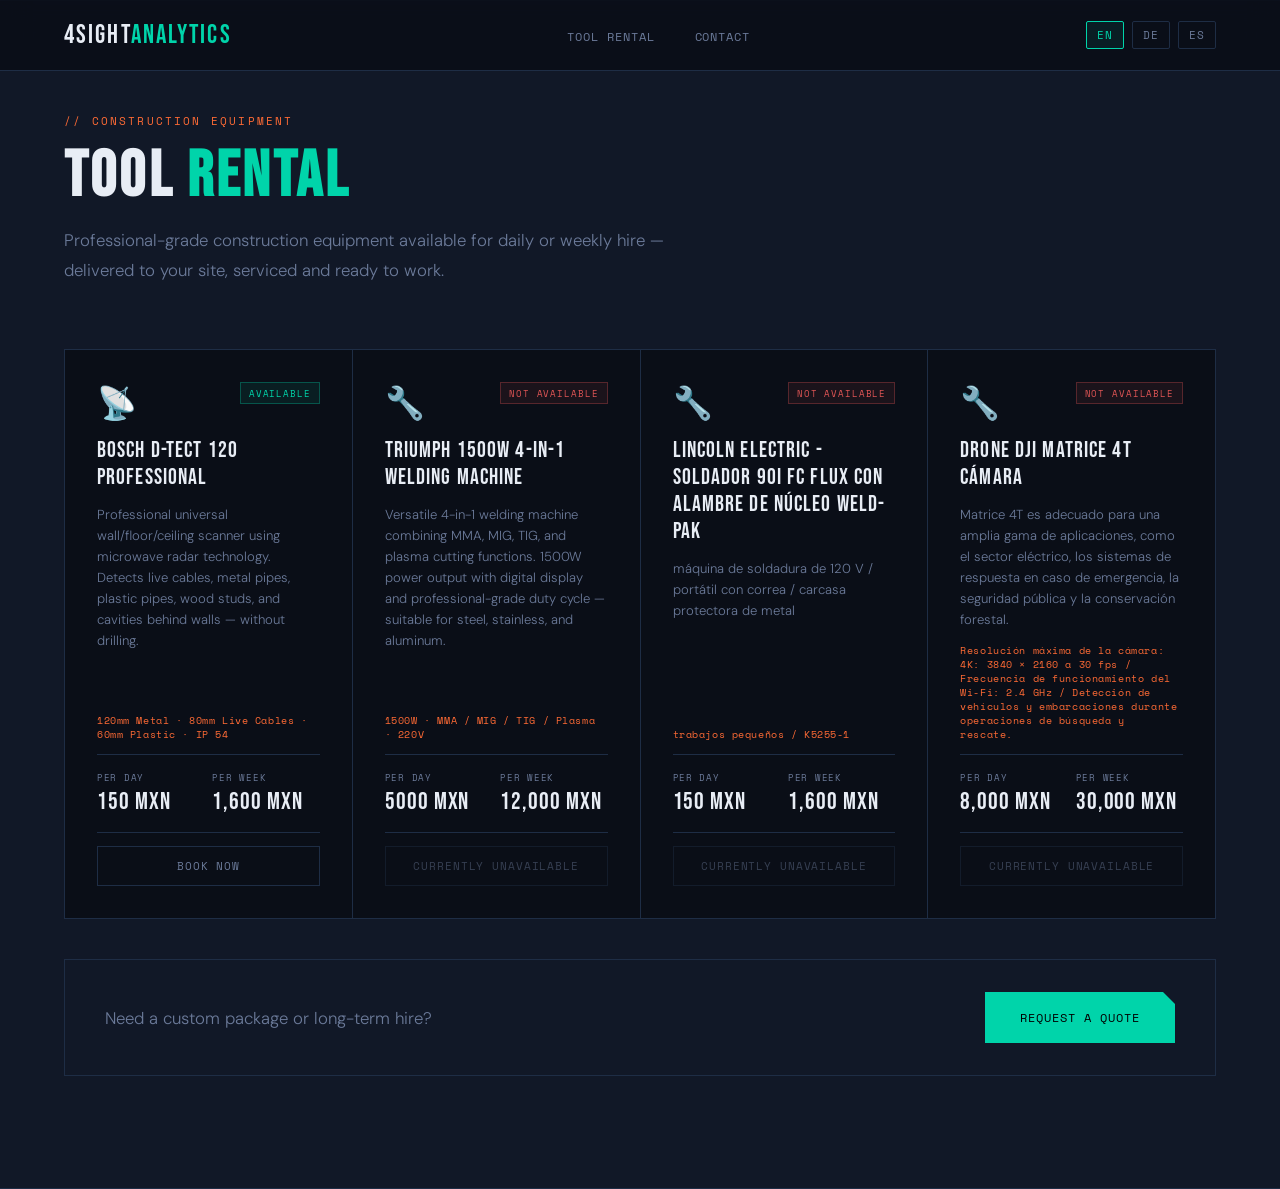
<file: tool-rental.html>
<!DOCTYPE html>
<html lang="en">
<head>
<meta charset="UTF-8">
<meta name="viewport" content="width=device-width, initial-scale=1.0">
<title>4SightAnalytics | Tool Rental</title>
<link rel="preconnect" href="https://fonts.googleapis.com">
<link href="https://fonts.googleapis.com/css2?family=Bebas+Neue&family=DM+Sans:ital,wght@0,300;0,400;0,500;1,300&family=Space+Mono:wght@400;700&display=swap" rel="stylesheet">
<link rel="stylesheet" href="css/styles.css" />
</head>
<body>
<!-- Tool rental section, removed from index.html and kept here for later reuse.
     To re-integrate: copy the <section id="tool-rental"> block into index.html,
     add the nav link, the "Tool Rental" form option and the rental.* translation keys. -->

<!-- NAV -->
<nav>
  <a href="index.html" class="logo" style="text-decoration:none;">4SIGHT<span>Analytics</span></a>
  <ul>
    <li><a href="#tool-rental" data-i18n="nav.rental">Tool Rental</a></li>
    <li><a href="index.html#contact" data-i18n="nav.contact">Contact</a></li>
  </ul>
  <div class="lang-switcher">
    <button class="lang-btn active" onclick="setLang('en')">EN</button>
    <button class="lang-btn" onclick="setLang('de')">DE</button>
    <button class="lang-btn" onclick="setLang('es')">ES</button>
  </div>
</nav>

<!-- TOOL RENTAL -->
<section id="tool-rental">
  <div class="section-tag" data-i18n="rental.tag">// Construction Equipment</div>
  <h2 data-i18n-html="rental.h2">TOOL <span>RENTAL</span></h2>
  <p class="section-intro reveal" data-i18n="rental.intro">Professional-grade construction equipment available for daily or weekly hire — delivered to your site, serviced and ready to work.</p>

  <div class="rental-grid">

    <div class="rental-card reveal">
      <div class="rental-card-header">
        <span class="rental-icon">📡</span>
        <span class="rental-badge available" data-i18n="rental.available">Available</span>
      </div>
      <div class="rental-title" data-i18n="rental.t1.name">Bosch D-TECT 120 Professional</div>
      <p class="rental-desc" data-i18n="rental.t1.desc">Professional universal wall/floor/ceiling scanner using microwave radar technology. Detects live cables, metal pipes, plastic pipes, wood studs, and cavities behind walls — without drilling.</p>
      <span class="rental-spec" data-i18n="rental.t1.spec">120mm Metal · 80mm Live Cables · 60mm Plastic · IP 54</span>
      <div class="rental-pricing">
        <div class="price-item">
          <span class="price-label" data-i18n="rental.day">Per Day</span>
          <span class="price-val">150 MXN</span>
        </div>
        <div class="price-item">
          <span class="price-label" data-i18n="rental.week">Per Week</span>
          <span class="price-val">1,600 MXN</span>
        </div>
      </div>
      <a href="index.html#contact" class="btn-rent" data-i18n="rental.book">Book Now</a>
    </div>

    <div class="rental-card reveal">
      <div class="rental-card-header">
        <span class="rental-icon">🔧</span>
        <span class="rental-badge unavailable" data-i18n="rental.unavailable">Not Available</span>
      </div>
      <div class="rental-title" data-i18n="rental.t2.name">TRIUMPH 1500W 4-in-1 Welding Machine</div>
      <p class="rental-desc" data-i18n="rental.t2.desc">Versatile 4-in-1 welding machine combining MMA, MIG, TIG, and plasma cutting functions. 1500W power output with digital display and professional-grade duty cycle — suitable for steel, stainless, and aluminum.</p>
      <span class="rental-spec" data-i18n="rental.t2.spec">1500W · MMA / MIG / TIG / Plasma · 220V</span>
      <div class="rental-pricing">
        <div class="price-item">
          <span class="price-label" data-i18n="rental.day">Per Day</span>
          <span class="price-val">5000 MXN</span>
        </div>
        <div class="price-item">
          <span class="price-label" data-i18n="rental.week">Per Week</span>
          <span class="price-val">12,000 MXN</span>
        </div>
      </div>
      <a href="index.html#contact" class="btn-rent" style="opacity:0.45;pointer-events:none;cursor:not-allowed;" data-i18n="rental.unavailable_btn">Currently Unavailable</a>
    </div>
    <div class="rental-card reveal">
      <div class="rental-card-header">
        <span class="rental-icon">🔧</span>
        <span class="rental-badge unavailable" data-i18n="rental.unavailable">Not Available</span>
      </div>
      <div class="rental-title" data-i18n="rental.t2.name">Lincoln Electric - Soldador 90i FC Flux con alambre de núcleo Weld-PAK</div>
      <p class="rental-desc" data-i18n="rental.t2.desc">máquina de soldadura de 120 V / portátil con correa / carcasa protectora de metal</p>
      <p class="rental-spec" data-i18n="rental.t2.spec"> trabajos pequeños / K5255-1 </p>
      <div class="rental-pricing">
        <div class="price-item">
          <span class="price-label" data-i18n="rental.day">Per Day</span>
          <span class="price-val">150 MXN</span>
        </div>
        <div class="price-item">
          <span class="price-label" data-i18n="rental.week">Per Week</span>
          <span class="price-val">1,600 MXN</span>
        </div>
      </div>
      <a href="index.html#contact" class="btn-rent" style="opacity:0.45;pointer-events:none;cursor:not-allowed;" data-i18n="rental.unavailable_btn">Currently Unavailable</a>
    </div>
    <div class="rental-card reveal">
      <div class="rental-card-header">
        <span class="rental-icon">🔧</span>
        <span class="rental-badge unavailable" data-i18n="rental.unavailable">Not Available</span>
      </div>
      <div class="rental-title" data-i18n="rental.t2.name">Drone Dji Matrice 4t Cámara</div>
      <p class="rental-desc" data-i18n="rental.t2.desc">Matrice 4T es adecuado para una amplia gama de aplicaciones, como el sector eléctrico, los sistemas de respuesta en caso de emergencia, la seguridad pública y la conservación forestal.</p>
      <span class="rental-spec" data-i18n="rental.t2.spec">Resolución máxima de la cámara: 4K: 3840 × 2160 a 30 fps / Frecuencia de funcionamiento del Wi-Fi: 2.4 GHz / Detección de vehículos y embarcaciones durante operaciones de búsqueda y rescate.</span>
      <div class="rental-pricing">
        <div class="price-item">
          <span class="price-label" data-i18n="rental.day">Per Day</span>
          <span class="price-val">8,000 MXN</span>
        </div>
        <div class="price-item">
          <span class="price-label" data-i18n="rental.week">Per Week</span>
          <span class="price-val">30,000 MXN</span>
        </div>
      </div>
      <a href="index.html#contact" class="btn-rent" style="opacity:0.45;pointer-events:none;cursor:not-allowed;" data-i18n="rental.unavailable_btn">Currently Unavailable</a>
    </div>

  </div>

  <div class="rental-cta reveal">
    <p class="rental-cta-text" data-i18n="rental.cta_text">Need a custom package or long-term hire?</p>
    <a href="index.html#contact" class="btn-primary" data-i18n="rental.cta_btn">Request a Quote</a>
  </div>
</section>

<script>
// ---- I18N DATA ----
const translations = {
  en: {
    "nav.rental": "Tool Rental",
    "nav.contact": "Contact",
    "rental.tag": "// Construction Equipment",
    "rental.h2": "TOOL <span>RENTAL</span>",
    "rental.intro": "Professional-grade construction equipment available for daily or weekly hire — delivered to your site, serviced and ready to work.",
    "rental.available": "Available",
    "rental.limited": "Limited Stock",
    "rental.request": "On Request",
    "rental.day": "Per Day",
    "rental.week": "Per Week",
    "rental.book": "Book Now",
    "rental.cta_text": "Need a custom package or long-term hire?",
    "rental.cta_btn": "Request a Quote",
    "rental.t1.name": "Bosch D-TECT 120 Professional",
    "rental.t1.desc": "Professional universal wall/floor/ceiling scanner using microwave radar technology. Detects live cables, metal pipes, plastic pipes, wood studs, and cavities behind walls — without drilling.",
    "rental.t1.spec": "120mm Metal · 80mm Live Cables · 60mm Plastic · IP 54",
    "rental.unavailable": "Not Available",
    "rental.unavailable_btn": "Currently Unavailable",
    "rental.t2.name": "TRIUMPH 1500W 4-in-1 Welding Machine",
    "rental.t2.desc": "Versatile 4-in-1 welding machine combining MMA, MIG, TIG, and plasma cutting functions. 1500W power output with digital display and professional-grade duty cycle — suitable for steel, stainless, and aluminum.",
    "rental.t2.spec": "1500W · MMA / MIG / TIG / Plasma · 220V",
  },
  de: {
    "nav.rental": "Gerätemietung",
    "nav.contact": "Kontakt",
    "rental.tag": "// Baumaschinen",
    "rental.h2": "GERÄTE <span>MIETUNG</span>",
    "rental.intro": "Professionelle Baumaschinen zur tages- oder wochenweisen Miete — geliefert auf Ihre Baustelle, gewartet und einsatzbereit.",
    "rental.available": "Verfügbar",
    "rental.limited": "Begrenzt",
    "rental.request": "Auf Anfrage",
    "rental.day": "Pro Tag",
    "rental.week": "Pro Woche",
    "rental.book": "Jetzt buchen",
    "rental.cta_text": "Individuelles Paket oder Langzeitmiete gewünscht?",
    "rental.cta_btn": "Angebot anfragen",
    "rental.t1.name": "Bosch D-TECT 120 Professional",
    "rental.t1.desc": "Professioneller Universal-Wandscanner mit Mikrowellen-Radartechnologie. Erkennt spannungsführende Leitungen, Metallrohre, Kunststoffrohre, Holzbalken und Hohlräume hinter Wänden — ohne Bohren.",
    "rental.t1.spec": "120mm Metall · 80mm Stromleitungen · 60mm Kunststoff · IP 54",
    "rental.unavailable": "Nicht verfügbar",
    "rental.unavailable_btn": "Derzeit nicht verfügbar",
    "rental.t2.name": "TRIUMPH 1500W 4-in-1 Schweißgerät",
    "rental.t2.desc": "Vielseitiges 4-in-1 Schweißgerät mit MMA-, MIG-, TIG- und Plasmaschneidfunktion. 1500W Leistung mit Digitalanzeige und professionellem Einschaltdauer — geeignet für Stahl, Edelstahl und Aluminium.",
    "rental.t2.spec": "1500W · MMA / MIG / TIG / Plasma · 220V",
  },
  es: {
    "nav.rental": "Alquiler",
    "nav.contact": "Contacto",
    "rental.tag": "// Maquinaria de Construcción",
    "rental.h2": "ALQUILER DE <span>EQUIPOS</span>",
    "rental.intro": "Maquinaria de construcción profesional disponible para alquiler diario o semanal — entregada en obra, revisada y lista para trabajar.",
    "rental.available": "Disponible",
    "rental.limited": "Stock Limitado",
    "rental.request": "Bajo Pedido",
    "rental.day": "Por Día",
    "rental.week": "Por Semana",
    "rental.book": "Reservar",
    "rental.cta_text": "¿Necesita un paquete personalizado o alquiler a largo plazo?",
    "rental.cta_btn": "Solicitar Presupuesto",
    "rental.t1.name": "Bosch D-TECT 120 Professional",
    "rental.t1.desc": "Escáner universal profesional para paredes, suelos y techos con tecnología de radar de microondas. Detecta cables con tensión, tuberías metálicas, tuberías de plástico, vigas de madera y cavidades — sin perforar.",
    "rental.t1.spec": "120mm Metal · 80mm Cables · 60mm Plástico · IP 54",
    "rental.unavailable": "No Disponible",
    "rental.unavailable_btn": "Actualmente no disponible",
    "rental.t2.name": "TRIUMPH 1500 vatios 4 en 1 Máquina de Soldadura",
    "rental.t2.desc": "Versátil máquina de soldadura 4 en 1 con funciones MMA, MIG, TIG y corte por plasma. 1500W de potencia con pantalla digital y ciclo de trabajo profesional — apta para acero, inoxidable y aluminio.",
    "rental.t2.spec": "1500W · MMA / MIG / TIG / Plasma · 220V",
  }
};

function setLang(lang) {
  document.querySelectorAll('.lang-btn').forEach(b => {
    b.classList.toggle('active', b.textContent.toLowerCase() === lang);
  });
  const t = translations[lang];
  document.querySelectorAll('[data-i18n]').forEach(el => {
    const key = el.getAttribute('data-i18n');
    if (t[key]) el.textContent = t[key];
  });
  document.querySelectorAll('[data-i18n-html]').forEach(el => {
    const key = el.getAttribute('data-i18n-html');
    if (t[key]) el.innerHTML = t[key];
  });
}

// ---- SCROLL REVEAL ----
const observer = new IntersectionObserver(entries => {
  entries.forEach(entry => {
    if (entry.isIntersecting) entry.target.classList.add('visible');
  });
}, { threshold: 0.12 });
document.querySelectorAll('.reveal').forEach(el => observer.observe(el));
</script>
</body>
</html>
</file>
<file: css/styles.css>
:root {
    --bg: #0a0e17;
    --surface: #111827;
    --accent: #00d4aa;
    --accent2: #ff6b35;
    --text: #e8edf5;
    --muted: #6b7a99;
    --border: #1e2d45;
    --grid: #0f1a2e;
  }

  *, *::before, *::after { box-sizing: border-box; margin: 0; padding: 0; }

  html { scroll-behavior: smooth; }

  body {
    font-family: 'DM Sans', sans-serif;
    background: var(--bg);
    color: var(--text);
    overflow-x: hidden;
  }

  /* GRID BACKGROUND */
  body::before {
    content: '';
    position: fixed;
    inset: 0;
    background-image:
      linear-gradient(var(--grid) 1px, transparent 1px),
      linear-gradient(90deg, var(--grid) 1px, transparent 1px);
    background-size: 60px 60px;
    opacity: 0.5;
    pointer-events: none;
    z-index: 0;
  }

  /* NAV */
  nav {
    position: fixed;
    top: 0; left: 0; right: 0;
    z-index: 100;
    display: flex;
    justify-content: space-between;
    align-items: center;
    padding: 1.2rem 4rem;
    background: rgba(10,14,23,0.85);
    backdrop-filter: blur(16px);
    border-bottom: 1px solid var(--border);
  }

  .logo {
    font-family: 'Bebas Neue', sans-serif;
    font-size: 1.65rem;
    letter-spacing: 0.08em;
    color: var(--text);
  }
  .logo span { color: var(--accent); }

  nav ul {
    display: flex;
    gap: 2.5rem;
    list-style: none;
  }
  nav ul a {
    font-family: 'Space Mono', monospace;
    font-size: 0.72rem;
    color: var(--muted);
    text-decoration: none;
    letter-spacing: 0.08em;
    text-transform: uppercase;
    transition: color 0.2s;
  }
  nav ul a:hover { color: var(--accent); }

  .lang-switcher {
    display: flex;
    gap: 0.5rem;
  }
  .lang-btn {
    font-family: 'Space Mono', monospace;
    font-size: 0.68rem;
    padding: 0.3rem 0.65rem;
    border: 1px solid var(--border);
    background: transparent;
    color: var(--muted);
    cursor: pointer;
    letter-spacing: 0.06em;
    transition: all 0.2s;
    border-radius: 2px;
  }
  .lang-btn:hover, .lang-btn.active {
    border-color: var(--accent);
    color: var(--accent);
    background: rgba(0,212,170,0.08);
  }

  /* HERO */
  #hero {
    position: relative;
    min-height: 100vh;
    display: flex;
    flex-direction: column;
    justify-content: center;
    padding: 8rem 4rem 4rem;
    z-index: 1;
    overflow: hidden;
  }

  .hero-tag {
    font-family: 'Space Mono', monospace;
    font-size: 0.72rem;
    letter-spacing: 0.2em;
    color: var(--accent);
    text-transform: uppercase;
    margin-bottom: 1.5rem;
    opacity: 0;
    animation: fadeUp 0.8s ease 0.2s forwards;
  }

  h1 {
    font-family: 'Bebas Neue', sans-serif;
    font-size: clamp(5rem, 11vw, 11rem);
    line-height: 0.9;
    letter-spacing: 0.04em;
    margin-bottom: 2rem;
    opacity: 0;
    animation: fadeUp 0.8s ease 0.4s forwards;
    max-width: 900px;
  }

  h1 em {
    font-style: normal;
    color: transparent;
    -webkit-text-stroke: 2px var(--accent);
  }

  .hero-sub {
    font-size: 1.15rem;
    font-weight: 300;
    color: var(--muted);
    max-width: 560px;
    line-height: 1.7;
    margin-bottom: 3rem;
    opacity: 0;
    animation: fadeUp 0.8s ease 0.6s forwards;
  }

  .hero-ctas {
    display: flex;
    gap: 1rem;
    flex-wrap: wrap;
    opacity: 0;
    animation: fadeUp 0.8s ease 0.8s forwards;
  }

  .btn-primary {
    font-family: 'Space Mono', monospace;
    font-size: 0.78rem;
    letter-spacing: 0.08em;
    text-transform: uppercase;
    padding: 1rem 2.2rem;
    background: var(--accent);
    color: #000;
    border: none;
    cursor: pointer;
    text-decoration: none;
    display: inline-block;
    transition: all 0.25s;
    clip-path: polygon(0 0, calc(100% - 12px) 0, 100% 12px, 100% 100%, 0 100%);
  }
  .btn-primary:hover {
    background: #00f2c3;
    transform: translateY(-2px);
  }

  .btn-outline {
    font-family: 'Space Mono', monospace;
    font-size: 0.78rem;
    letter-spacing: 0.08em;
    text-transform: uppercase;
    padding: 1rem 2.2rem;
    border: 1px solid var(--border);
    color: var(--text);
    cursor: pointer;
    text-decoration: none;
    display: inline-block;
    transition: all 0.25s;
  }
  .btn-outline:hover {
    border-color: var(--accent);
    color: var(--accent);
  }

  /* Floating data viz */
  .hero-visual {
    position: absolute;
    right: 4rem;
    top: 50%;
    transform: translateY(-50%);
    width: 380px;
    height: 380px;
    opacity: 0;
    animation: fadeIn 1.2s ease 1s forwards;
  }

  .hex-grid {
    display: grid;
    grid-template-columns: repeat(6, 1fr);
    gap: 6px;
    width: 100%;
    height: 100%;
  }

  .hex-cell {
    aspect-ratio: 1;
    background: var(--surface);
    border: 1px solid var(--border);
    border-radius: 4px;
    position: relative;
    overflow: hidden;
    transition: all 0.3s;
    animation: hexPulse var(--duration, 3s) ease-in-out var(--delay, 0s) infinite;
  }

  .hex-cell.accent { background: rgba(0,212,170,0.15); border-color: var(--accent); }
  .hex-cell.accent2 { background: rgba(255,107,53,0.15); border-color: var(--accent2); }
  .hex-cell.bright { background: rgba(0,212,170,0.35); }

  @keyframes hexPulse {
    0%, 100% { opacity: 0.5; }
    50% { opacity: 1; }
  }

  /* STATS BAR */
  .stats-bar {
    position: relative;
    z-index: 1;
    display: grid;
    grid-template-columns: repeat(4, 1fr);
    border-top: 1px solid var(--border);
    border-bottom: 1px solid var(--border);
    background: rgba(17,24,39,0.6);
    backdrop-filter: blur(8px);
  }

  .stat-item {
    padding: 2rem 3rem;
    border-right: 1px solid var(--border);
    opacity: 0;
    animation: fadeUp 0.7s ease var(--d, 0s) forwards;
  }
  .stat-item:last-child { border-right: none; }

  .stat-num {
    font-family: 'Bebas Neue', sans-serif;
    font-size: 3.5rem;
    color: var(--accent);
    line-height: 1;
    display: block;
  }

  .stat-label {
    font-family: 'Space Mono', monospace;
    font-size: 0.68rem;
    letter-spacing: 0.1em;
    color: var(--muted);
    text-transform: uppercase;
    margin-top: 0.3rem;
    display: block;
  }

  /* SECTIONS */
  section {
    position: relative;
    z-index: 1;
    padding: 7rem 4rem;
  }

  .section-tag {
    font-family: 'Space Mono', monospace;
    font-size: 0.68rem;
    letter-spacing: 0.2em;
    color: var(--accent2);
    text-transform: uppercase;
    margin-bottom: 1rem;
  }

  h2 {
    font-family: 'Bebas Neue', sans-serif;
    font-size: clamp(3rem, 5vw, 5rem);
    letter-spacing: 0.05em;
    margin-bottom: 1rem;
    line-height: 1;
  }

  h2 span { color: var(--accent); }

  .section-intro {
    font-size: 1.05rem;
    color: var(--muted);
    max-width: 600px;
    line-height: 1.8;
    font-weight: 300;
    margin-bottom: 4rem;
  }

  /* SERVICES */
  #services .services-grid {
    display: grid;
    grid-template-columns: repeat(3, 1fr);
    gap: 1px;
    background: var(--border);
    border: 1px solid var(--border);
  }

  .service-card {
    background: var(--surface);
    padding: 2.5rem;
    position: relative;
    overflow: hidden;
    transition: background 0.3s;
  }
  .service-card::before {
    content: '';
    position: absolute;
    top: 0; left: 0;
    width: 3px;
    height: 0;
    background: var(--accent);
    transition: height 0.4s ease;
  }
  .service-card:hover::before { height: 100%; }
  .service-card:hover { background: rgba(17,24,39,0.9); }

  .service-icon {
    font-size: 2rem;
    margin-bottom: 1.2rem;
    display: block;
  }

  .service-title {
    font-family: 'Bebas Neue', sans-serif;
    font-size: 1.6rem;
    letter-spacing: 0.05em;
    margin-bottom: 0.8rem;
    color: var(--text);
  }

  .service-desc {
    font-size: 0.9rem;
    color: var(--muted);
    line-height: 1.7;
    font-weight: 300;
  }

  .service-tags {
    margin-top: 1rem;
    padding-right: 4rem;
    font-size: 0.75rem;
    letter-spacing: 0.05em;
    color: var(--accent);
    line-height: 1.6;
  }

  .service-num {
    position: absolute;
    bottom: 1.5rem;
    right: 1.5rem;
    font-family: 'Bebas Neue', sans-serif;
    font-size: 4rem;
    color: var(--border);
    line-height: 1;
    transition: color 0.3s;
  }
  .service-card:hover .service-num { color: rgba(0,212,170,0.12); }

  /* INDUSTRIES */
  #industries {
    background: var(--surface);
    border-top: 1px solid var(--border);
    border-bottom: 1px solid var(--border);
  }

  .industries-layout {
    display: grid;
    grid-template-columns: 1fr 1fr;
    gap: 6rem;
    align-items: center;
  }

  .industry-list {
    list-style: none;
    display: flex;
    flex-direction: column;
    gap: 0;
  }

  .industry-item {
    display: flex;
    align-items: center;
    gap: 1.5rem;
    padding: 1.3rem 0;
    border-bottom: 1px solid var(--border);
    cursor: default;
    transition: all 0.25s;
  }
  .industry-item:hover { padding-left: 1rem; }
  .industry-item:first-child { border-top: 1px solid var(--border); }

  .industry-dot {
    width: 8px;
    height: 8px;
    border-radius: 50%;
    background: var(--accent);
    flex-shrink: 0;
    transition: transform 0.25s;
  }
  .industry-item:hover .industry-dot { transform: scale(1.8); }

  .industry-name {
    font-family: 'Bebas Neue', sans-serif;
    font-size: 1.5rem;
    letter-spacing: 0.06em;
    color: var(--text);
  }

  .industry-tag {
    margin-left: auto;
    font-family: 'Space Mono', monospace;
    font-size: 0.6rem;
    color: var(--accent);
    letter-spacing: 0.1em;
    text-transform: uppercase;
    background: rgba(0,212,170,0.1);
    padding: 0.2rem 0.5rem;
    border: 1px solid rgba(0,212,170,0.2);
  }

  /* Data chart visual */
  .chart-visual {
    display: flex;
    flex-direction: column;
    gap: 1rem;
  }

  .chart-bar-group { display: flex; flex-direction: column; gap: 0.4rem; }
  .chart-label {
    font-family: 'Space Mono', monospace;
    font-size: 0.65rem;
    color: var(--muted);
    letter-spacing: 0.08em;
    text-transform: uppercase;
  }
  .chart-bar-track {
    height: 28px;
    background: var(--bg);
    border: 1px solid var(--border);
    border-radius: 2px;
    overflow: hidden;
    position: relative;
  }
  .chart-bar-fill {
    height: 100%;
    background: linear-gradient(90deg, var(--accent), rgba(0,212,170,0.5));
    border-radius: 2px;
    width: 0;
    animation: barGrow 1.5s ease var(--d, 0.2s) forwards;
    display: flex;
    align-items: center;
    justify-content: flex-end;
    padding-right: 0.6rem;
  }
  .chart-bar-fill.orange {
    background: linear-gradient(90deg, var(--accent2), rgba(255,107,53,0.5));
  }
  .chart-bar-val {
    font-family: 'Space Mono', monospace;
    font-size: 0.62rem;
    color: #000;
    font-weight: 700;
  }

  @keyframes barGrow {
    to { width: var(--w, 70%); }
  }

  /* PROCESS */
  #process .process-steps {
    display: grid;
    grid-template-columns: repeat(5, 1fr);
    gap: 0;
    position: relative;
  }

  #process .process-steps::before {
    content: '';
    position: absolute;
    top: 2.5rem;
    left: 10%;
    right: 10%;
    height: 1px;
    background: linear-gradient(90deg, transparent, var(--accent), transparent);
    z-index: 0;
  }

  .process-step {
    position: relative;
    z-index: 1;
    text-align: center;
    padding: 0 1rem;
  }

  .step-circle {
    width: 5rem;
    height: 5rem;
    border: 1px solid var(--accent);
    border-radius: 50%;
    display: flex;
    align-items: center;
    justify-content: center;
    margin: 0 auto 1.5rem;
    background: var(--bg);
    font-family: 'Bebas Neue', sans-serif;
    font-size: 1.8rem;
    color: var(--accent);
    transition: all 0.3s;
  }
  .process-step:hover .step-circle {
    background: var(--accent);
    color: #000;
    transform: scale(1.1);
  }

  .step-title {
    font-family: 'Bebas Neue', sans-serif;
    font-size: 1.2rem;
    letter-spacing: 0.05em;
    margin-bottom: 0.6rem;
  }

  .step-desc {
    font-size: 0.82rem;
    color: var(--muted);
    line-height: 1.6;
    font-weight: 300;
  }

  /* CONTACT */
  #contact {
    background: var(--surface);
    border-top: 1px solid var(--border);
  }

  .contact-layout {
    display: grid;
    grid-template-columns: 1fr 1fr;
    gap: 6rem;
    align-items: start;
  }

  .contact-form {
    display: flex;
    flex-direction: column;
    gap: 1rem;
  }

  .form-row { display: grid; grid-template-columns: 1fr 1fr; gap: 1rem; }

  .form-group {
    display: flex;
    flex-direction: column;
    gap: 0.4rem;
  }

  label {
    font-family: 'Space Mono', monospace;
    font-size: 0.65rem;
    letter-spacing: 0.1em;
    color: var(--muted);
    text-transform: uppercase;
  }

  input, textarea, select {
    background: var(--bg);
    border: 1px solid var(--border);
    color: var(--text);
    padding: 0.85rem 1rem;
    font-family: 'DM Sans', sans-serif;
    font-size: 0.95rem;
    outline: none;
    transition: border-color 0.2s;
    width: 100%;
    border-radius: 0;
    -webkit-appearance: none;
  }
  input:focus, textarea:focus, select:focus {
    border-color: var(--accent);
  }
  textarea { resize: vertical; min-height: 130px; }

  .contact-info {
    display: flex;
    flex-direction: column;
    gap: 2rem;
  }

  .contact-info-item {
    display: flex;
    flex-direction: column;
    gap: 0.3rem;
    padding-bottom: 2rem;
    border-bottom: 1px solid var(--border);
  }
  .contact-info-item:last-child { border-bottom: none; }

  .info-label {
    font-family: 'Space Mono', monospace;
    font-size: 0.65rem;
    letter-spacing: 0.12em;
    color: var(--accent);
    text-transform: uppercase;
  }
  .info-val {
    font-size: 1.05rem;
    color: var(--text);
    font-weight: 300;
  }

  /* FOOTER */
  footer {
    position: relative;
    z-index: 1;
    padding: 3rem 4rem;
    border-top: 1px solid var(--border);
    display: flex;
    justify-content: space-between;
    align-items: center;
  }

  .footer-copy {
    font-family: 'Space Mono', monospace;
    font-size: 0.65rem;
    color: var(--muted);
    letter-spacing: 0.06em;
  }

  .footer-links {
    display: flex;
    gap: 2rem;
    list-style: none;
  }
  .footer-links a {
    font-family: 'Space Mono', monospace;
    font-size: 0.65rem;
    color: var(--muted);
    text-decoration: none;
    letter-spacing: 0.06em;
    transition: color 0.2s;
  }
  .footer-links a:hover { color: var(--accent); }

  /* ANIMATIONS */
  @keyframes fadeUp {
    from { opacity: 0; transform: translateY(24px); }
    to { opacity: 1; transform: translateY(0); }
  }
  @keyframes fadeIn {
    to { opacity: 1; }
  }

  /* SCROLL ANIMATIONS */
  .reveal {
    opacity: 0;
    transform: translateY(30px);
    transition: opacity 0.7s ease, transform 0.7s ease;
  }
  .reveal.visible {
    opacity: 1;
    transform: none;
  }

  /* TOOL RENTAL */
  #tool-rental {
    background: var(--surface);
    border-top: 1px solid var(--border);
    border-bottom: 1px solid var(--border);
  }

  .rental-grid {
    display: grid;
    grid-template-columns: repeat(4, 1fr);
    gap: 1px;
    background: var(--border);
    border: 1px solid var(--border);
    margin-bottom: 2.5rem;
  }

  .rental-card {
    background: var(--bg);
    padding: 2rem;
    position: relative;
    overflow: hidden;
    transition: background 0.3s;
    display: flex;
    flex-direction: column;
    gap: 0.8rem;
  }
  .rental-card::after {
    content: '';
    position: absolute;
    bottom: 0; left: 0;
    width: 0;
    height: 2px;
    background: var(--accent2);
    transition: width 0.4s ease;
  }
  .rental-card:hover::after { width: 100%; }
  .rental-card:hover { background: var(--surface); }

  .rental-card-header {
    display: flex;
    justify-content: space-between;
    align-items: flex-start;
  }

  .rental-icon { font-size: 2rem; }

  .rental-badge {
    font-family: 'Space Mono', monospace;
    font-size: 0.55rem;
    letter-spacing: 0.1em;
    text-transform: uppercase;
    padding: 0.2rem 0.5rem;
  }
  .rental-badge.available {
    color: var(--accent);
    border: 1px solid rgba(0,212,170,0.3);
    background: rgba(0,212,170,0.08);
  }
  .rental-badge.limited {
    color: var(--accent2);
    border: 1px solid rgba(255,107,53,0.3);
    background: rgba(255,107,53,0.08);
  }
  .rental-badge.request {
    color: var(--muted);
    border: 1px solid var(--border);
  }
  .rental-badge.unavailable {
    color: #e05555;
    border: 1px solid rgba(224,85,85,0.3);
    background: rgba(224,85,85,0.08);
  }

  .rental-title {
    font-family: 'Bebas Neue', sans-serif;
    font-size: 1.4rem;
    letter-spacing: 0.05em;
    color: var(--text);
  }

  .rental-desc {
    font-size: 0.82rem;
    color: var(--muted);
    line-height: 1.6;
    font-weight: 300;
    flex: 1;
  }

  .rental-spec {
    font-family: 'Space Mono', monospace;
    font-size: 0.6rem;
    color: var(--accent2);
    letter-spacing: 0.06em;
  }

  .rental-pricing {
    display: grid;
    grid-template-columns: 1fr 1fr;
    gap: 0.5rem;
    padding: 1rem 0;
    border-top: 1px solid var(--border);
    border-bottom: 1px solid var(--border);
  }

  .price-item { display: flex; flex-direction: column; gap: 0.2rem; }

  .price-label {
    font-family: 'Space Mono', monospace;
    font-size: 0.58rem;
    color: var(--muted);
    letter-spacing: 0.08em;
    text-transform: uppercase;
  }

  .price-val {
    font-family: 'Bebas Neue', sans-serif;
    font-size: 1.5rem;
    color: var(--text);
    letter-spacing: 0.04em;
  }

  .btn-rent {
    font-family: 'Space Mono', monospace;
    font-size: 0.68rem;
    letter-spacing: 0.08em;
    text-transform: uppercase;
    padding: 0.7rem 1rem;
    border: 1px solid var(--border);
    color: var(--muted);
    text-decoration: none;
    display: block;
    text-align: center;
    transition: all 0.25s;
  }
  .btn-rent:hover {
    border-color: var(--accent2);
    color: var(--accent2);
    background: rgba(255,107,53,0.08);
  }

  .rental-cta {
    display: flex;
    align-items: center;
    justify-content: space-between;
    gap: 2rem;
    padding: 2rem 2.5rem;
    border: 1px solid var(--border);
  }

  .rental-cta-text {
    font-size: 1.05rem;
    color: var(--muted);
    font-weight: 300;
  }

  /* MOBILE */
  @media (max-width: 900px) {
    nav { padding: 1rem 1.5rem; }
    nav ul { display: none; }
    #hero { padding: 7rem 1.5rem 3rem; }
    .hero-visual { display: none; }
    section { padding: 5rem 1.5rem; }
    .stats-bar { grid-template-columns: 1fr 1fr; }
    #services .services-grid { grid-template-columns: 1fr; }
    .industries-layout, .contact-layout { grid-template-columns: 1fr; gap: 3rem; }
    #process .process-steps { grid-template-columns: 1fr 1fr; gap: 2rem; }
    #process .process-steps::before { display: none; }
    .rental-grid { grid-template-columns: repeat(2, 1fr); }
    .rental-cta { flex-direction: column; text-align: center; }
    footer { flex-direction: column; gap: 1.5rem; text-align: center; }
    .form-row { grid-template-columns: 1fr; }
  }

  /* TICKER */
  .ticker-wrap {
    position: relative;
    z-index: 1;
    overflow: hidden;
    border-top: 1px solid var(--border);
    border-bottom: 1px solid var(--border);
    background: var(--bg);
    padding: 0.8rem 0;
  }
  .ticker {
    display: flex;
    gap: 4rem;
    animation: ticker 22s linear infinite;
    width: max-content;
  }
  .ticker-item {
    font-family: 'Bebas Neue', sans-serif;
    font-size: 1rem;
    letter-spacing: 0.15em;
    color: var(--muted);
    white-space: nowrap;
    display: flex;
    align-items: center;
    gap: 1.5rem;
  }
  .ticker-item span { color: var(--accent); font-size: 1.2rem; }
  @keyframes ticker {
    from { transform: translateX(0); }
    to { transform: translateX(-50%); }
  }
</file>
